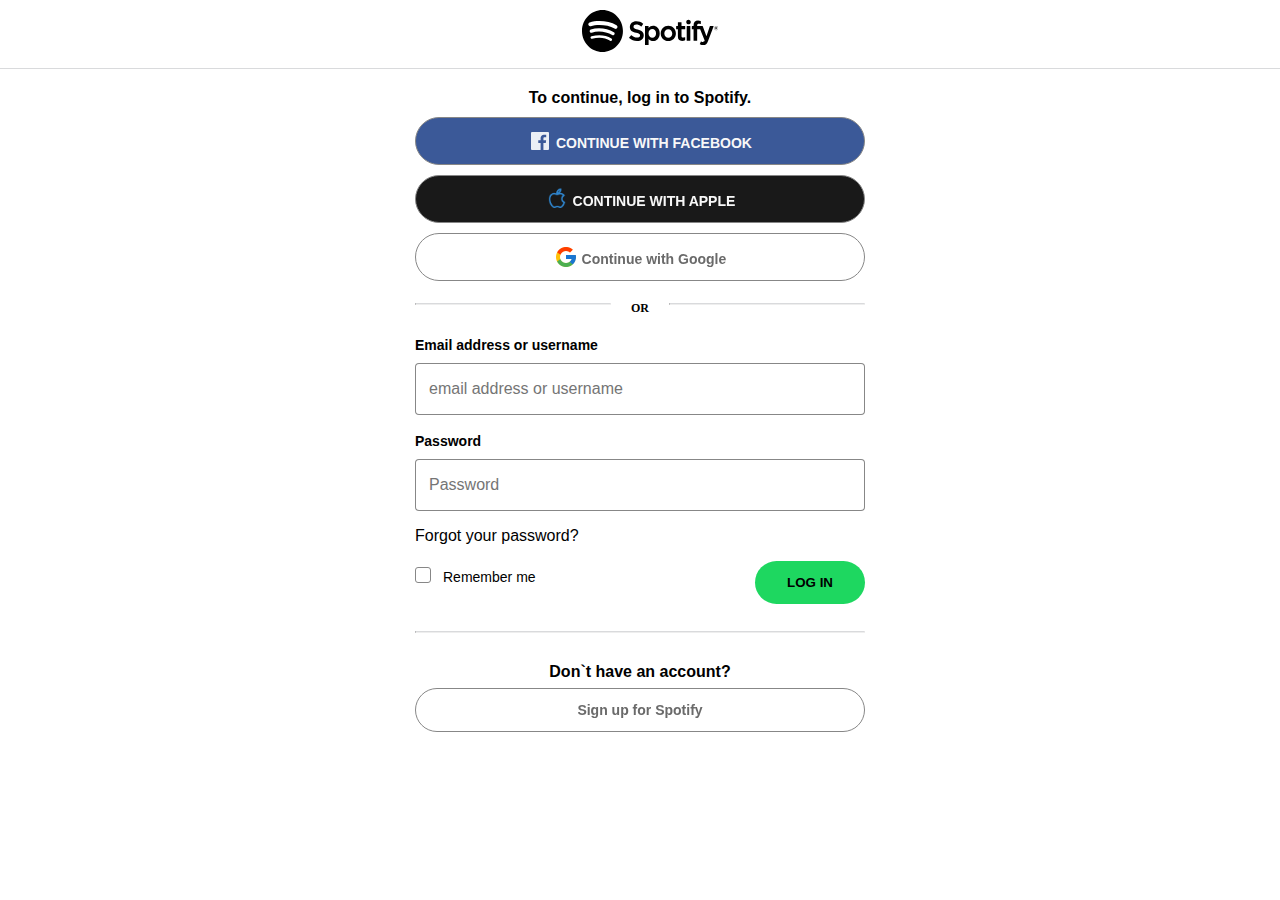
<file: log.html>
<!DOCTYPE html>
<html lang="en">
  <head>
    <meta charset="UTF-8" />
    <meta http-equiv="X-UA-Compatible" content="IE=edge" />
    <meta name="viewport" content="width=device-width, initial-scale=1.0" />
    <title>Log In</title>
    <link
      rel="icon"
      href="https://accounts.scdn.co/sso/images/favicon.ace4d8543bbb017893402a1e9d1ac1fa.ico"
    />
    <link rel="stylesheet" href="./log.css" />
  </head>
  <body>
    <div id="log">
      <div class="container">
        <div class="nav">
          <div class="spotify">
            <svg role="img" viewBox="0 0 78 24" height="100%" class="logo">
              <path
                d="M18.616 10.639c-3.77-2.297-9.99-2.509-13.59-1.388a1.077 1.077 0 0 1-1.164-.363 1.14 1.14 0 0 1-.119-1.237c.136-.262.37-.46.648-.548 4.132-1.287 
            11-1.038 15.342 1.605a1.138 1.138 0 0 1 .099 1.863 1.081 1.081 0 0 1-.813.213c-.142-.02-.28-.07-.403-.145Zm-.124 3.402a.915.915 0 0 1-.563.42.894.894 
            0 0 1-.69-.112c-3.144-1.983-7.937-2.557-11.657-1.398a.898.898 0 0 1-.971-.303.952.952 0 0 1-.098-1.03.929.929 0 0 1 .54-.458c4.248-1.323 9.53-.682 13.14 
            1.595a.95.95 0 0 1 .3 1.286Zm-1.43 3.267a.73.73 0 0 1-.45.338.712.712 0 0 1-.553-.089c-2.748-1.722-6.204-2.111-10.276-1.156a.718.718 0 0 1-.758-.298.745.745 
            0 0 1-.115-.265.757.757 0 0 1 .092-.563.737.737 0 0 1 .457-.333c4.455-1.045 8.277-.595 11.361 1.338a.762.762 0 0 1 .241 1.028ZM11.696 0C5.237 0 0 5.373 0 12c0 
            6.628 5.236 12 11.697 12 6.46 0 11.698-5.372 11.698-12 0-6.627-5.238-12-11.699-12h.001Zm20.126 11.078c-2.019-.494-2.379-.84-2.379-1.57 0-.688.633-1.151 1.572-1.151.91 
            0 1.814.352 2.76 1.076a.131.131 0 0 0 .187-.03l.987-1.426a.139.139 0 0 0-.025-.185c-1.127-.928-2.396-1.378-3.88-1.378-2.18 0-3.703 1.342-3.703 3.263 0 2.06 1.315 2.788 3.585 3.352 1.932.457 2.258.84 2.258 1.524 0 .757-.659 1.229-1.72 1.229-1.18 0-2.141-.408-3.216-1.364a.13.13 0 0 0-.188.016l-1.106 1.35a.137.137 0 0 0 .013.188c1.252 1.147 2.79 1.752 4.451 1.752 2.35 0 3.869-1.317 3.869-3.356 0-1.723-1.003-2.676-3.465-3.29Zm10.487 2.31c0 1.454-.874 2.47-2.125 2.47-1.235 0-2.169-1.061-2.169-2.47 0-1.41.933-2.47 2.17-2.47 1.23 0 2.124 1.038 2.124 2.47Zm-1.706-4.354c-1.018 0-1.854.412-2.543 1.256v-.95a.136.136 0 0 0-.038-.095.132.132 0 0 0-.093-.04h-1.81a.131.131 0 0 0-.093.04.136.136 0 0 0-.039.096v10.546c0 .076.06.137.133.137h1.809a.132.132 0 0 0 .093-.041.136.136 0 0 0 .038-.096v-3.329c.69.794 1.525 1.18 2.543 1.18 1.893 0 3.808-1.494 3.808-4.35 0-2.858-1.915-4.354-3.808-4.354Zm8.72 6.839c-1.297 0-2.274-1.068-2.274-2.486 0-1.422.943-2.455 2.244-2.455 1.305 0 2.288 1.069 2.288 2.487 0 1.422-.949 2.454-2.258 2.454Zm0-6.838c-2.438 0-4.347 1.926-4.347 4.383 0 2.432 1.896 4.338 4.317 4.338 2.445 0 4.36-1.92 4.36-4.369 0-2.44-1.901-4.353-4.33-4.353Zm9.535.17h-1.99V7.117a.136.136 0 0 0-.08-.126.13.13 0 0 0-.052-.01h-1.809a.133.133 0 0 0-.093.04.136.136 0 0 0-.038.095v2.087h-.87a.131.131 0 0 0-.122.085.139.139 0 0 0-.01.052v1.595c0 .074.06.135.132.135h.87v4.126c0 1.667.809 2.513 2.404 2.513.648 0 1.186-.138 1.694-.434a.135.135 0 0 0 .067-.117V15.64a.137.137 0 0 0-.063-.115.13.13 0 0 0-.129-.006c-.349.18-.685.263-1.061.263-.58 0-.84-.271-.84-.876V11.07h1.99a.13.13 0 0 0 .094-.04.136.136 0 0 0 .039-.096V9.339a.137.137 0 0 0-.039-.096.132.132 0 0 0-.094-.04v.001Zm6.934.007v-.255c0-.755.281-1.092.914-1.092.376 0 .68.077 1.019.194a.13.13 0 0 0 .118-.02.135.135 0 0 0 .056-.11V6.365a.137.137 0 0 0-.026-.081.133.133 0 0 0-.068-.05 4.852 4.852 0 0 0-1.502-.22c-1.67 0-2.554.965-2.554 2.788v.393h-.87a.132.132 0 0 0-.093.04.136.136 0 0 0-.038.096v1.603c0 .075.059.136.132.136h.87v6.364c0 .075.058.135.131.135h1.809c.072 0 .131-.06.131-.135V11.07h1.69l2.586 6.362c-.294.669-.583.802-.977.802-.319 0-.654-.098-.998-.29a.133.133 0 0 0-.105-.01.135.135 0 0 0-.078.072l-.612 1.38a.137.137 0 0 0 .056.175 3.733 3.733 0 0 0 1.932.508c1.334 0 2.073-.638 2.724-2.355l3.137-8.317a.14.14 0 0 0-.014-.126.131.131 0 0 0-.108-.06h-1.883a.132.132 0 0 0-.126.092l-1.928 5.651L69.006 9.3a.133.133 0 0 0-.124-.088h-3.09v.001Zm-4.02-.008h-1.809a.132.132 0 0 0-.093.041.136.136 0 0 0-.038.096v8.094c0 .075.06.135.132.135h1.809c.072 0 .131-.06.131-.135V9.34a.136.136 0 0 0-.038-.096.133.133 0 0 0-.094-.04Zm-.896-3.685a1.295 1.295 0 0 0-.919.393c-.243.25-.379.586-.377.937a1.342 1.342 0 0 0 .377.938 1.304 1.304 0 0 0 .92.393c.346-.002.677-.143.92-.393s.379-.587.377-.938c0-.735-.581-1.33-1.296-1.33h-.002Zm15.918 4.49h-.331v.434h.331c.165 0 .264-.083.264-.216 0-.142-.099-.217-.264-.217Zm.215.619.36.517h-.304l-.323-.474h-.279v.474h-.254v-1.37h.595c.31 0 .515.163.515.436a.412.412 0 0 1-.31.417Zm-.282-1.31c-.652 0-1.146.532-1.146 1.183 0 .65.49 1.175 1.139 1.175.652 0 1.147-.532 1.147-1.183 0-.65-.492-1.174-1.14-1.174Zm-.007 2.488a1.259 1.259 0 0 1-.904-.384 1.296 1.296 0 0 1-.368-.92c0-.717.563-1.314 1.279-1.314a1.259 1.259 0 0 1 .903.384 1.295 1.295 0 0 1 .369.921c0 .717-.563 1.314-1.279 1.314Z"
              ></path>
            </svg>
          </div>
        </div>
        <div class="main">
          <div class="middle">
            <div class="log-container">
              <p class="log-text" id="log-text">
                To continue, log in to Spotify.
              </p>
              <button
                class="btn"
                id="firstButton"
                onclick="window.location.href='https://www.facebook.com/'"
              >
                <p class="p-text">
                  <svg
                    role="img"
                    focusable="false"
                    height="24"
                    width="24"
                    viewBox="0 0 24 24"
                    class="Svg-ytk21e-0 dMCjEC sc-bkkeKt facebook-logo img"
                  >
                    <path
                      data-name="White"
                      d="M20 3H4a1 1 0 00-1 1v16a1 1 0 001 1h8.62v-7h-2.35v-2.69h2.35v-2a3.27 3.27 0 013.49-3.59 19.25 19.25 0 012.1.11v2.43h-1.44c-1.13 0-1.35.54-1.35 1.32v1.73h2.69L17.76 14h-2.34v7H20a1 1 0 001-1V4a1 1 0 00-1-1z"
                      fill="#181818"
                    ></path>
                  </svg>
                  Continue with Facebook
                </p>
              </button>
              <button
                class="btn"
                id="secondBtn"
                onclick="window.location.href='https://appleid.apple.com/sign-in'"
              >
                <p class="p-text">
                  <img
                    src="./assets/icons8-apple-logo-32.png"
                    height="24"
                    width="24"
                    class="img apple"
                    alt=""
                  />
                  Continue with Apple
                </p>
              </button>
              <button
                class="btn"
                id="thirdBtn"
                onclick="window.location.href='https://accounts.google.com/ServiceLogin'"
              >
                <p class="p-text" id="google">
                  <img
                    src="./assets/icons8-google-48.png"
                    height="24"
                    width="24"
                    class="img"
                    alt=""
                  />
                  Continue with Google
                </p>
              </button>
              <div class="line">
                <hr class="horizontal" />
                <span class="span-text">Or</span>
                <hr class="horizontal" />
              </div>
              <div class="log-form">
                <div class="email-form">
                  <div class="label-group" id="label">
                    <label for="login-username" class="label"
                      >Email address or username</label
                    >
                  </div>
                  <input
                    type="text"
                    id="login-username"
                    name="username"
                    placeholder="email address or username"
                    class="log-input"
                  />
                </div>
                <div class="email-form">
                  <div class="label-group" id="label">
                    <label for="login-password" class="label">Password</label>
                  </div>
                  <input
                    type="password"
                    id="login-password"
                    name="passsword"
                    placeholder="Password"
                    class="log-input"
                  />
                </div>
                <a
                  href="https://accounts.spotify.com/en/password-reset"
                  id="reset-password-link"
                  class="link"
                  >Forgot your password?</a
                >
                <div class="one">
                  <div class="two">
                    <div class="three">
                      <input
                        type="checkbox"
                        id="log-remember"
                        class="remember"
                        placeholder="#"
                      />
                      <label for="log-remember" class="label-remember">
                        <span class="tick"></span>
                        <span class="label-text"
                          ><p class="me">Remember me</p></span
                        ></label
                      >
                    </div>
                  </div>
                  <div class="log-btn">
                    <button
                      class="enter"
                      type="submit"
                      id="loginCont"
                      onclick="validate()"
                    >
                      <div class="textBtn">
                        <p class="type">LOG IN</p>
                      </div>
                      <div class="buttonFocus"></div>
                    </button>
                  </div>
                </div>
              </div>
              <hr class="secondLine" />
              <div class="footer">
                <p class="log-text">Don`t have an account?</p>
                <button
                  id="sign-link"
                  class="btn"
                  onclick="window.location.href='https://www.spotify.com/de/signup'"
                >
                  <p class="p-text" id="google">Sign up for Spotify</p>
                </button>
              </div>
            </div>
          </div>
        </div>
      </div>
    </div>
    <script src="./log.js"></script>
  </body>
</html>
</file>
<file: log.css>
body {
  margin: 0;
  display: block;
}

div {
  display: block;
}

.container {
  display: flex;
  flex-direction: column;
  height: 100vh;
  overflow-x: hidden;
}

.nav {
  border-bottom: 1px solid rgb(217, 218, 220);
  padding: 10px;
  margin-bottom: 10px;
  text-align: center;
  width: 100%;
}

.spotify {
  height: 42px;
  padding: 0px 0px 6px;
}

.main {
  flex: 3 1 0%;
  display: flex;
  -webkit-box-pack: center;
  justify-content: center;
  padding: 10px;
}

.middle {
  max-width: 450px;
  width: 100%;
}

.log-container {
  display: flex;
  flex-direction: column;
  row-gap: 10px;
}
#log-text {
  font-weight: 700;
}
.log-text {
  text-align: center;
  box-sizing: border-box;
  font-family: spotify-circular, Helvetica, Arial, sans-serif;
  --webkit-tap-highlight-color: transparent;
  margin-top: 0px;
  margin-bottom: 0px;
  color: inherit;
  font-weight: 900;
}

.btn {
  display: inline-flex;
  justify-content: center;
  box-sizing: border-box;
  border-radius: 50px;
  touch-action: manipulation;
  transition-duration: 33ms;
  transition-property: background-color, border-color, color, box-shadow, filter,
    transform;
  transform: translate3d(0px, 0px, 0px);
  padding: 11px 30px;
  position: relative;
  border: 1px solid var(--essential-subdued, #878787);
  width: 100%;
  cursor: pointer;
  background-color: transparent;
}
.btn:hover {
  border-color: var(--essential-base, #000000);
}
.img {
  vertical-align: bottom;
}

#firstButton {
  color: rgb(248, 248, 248);
  background-color: rgb(59, 89, 152);
  text-transform: uppercase;
}

.p-text {
  box-sizing: border-box;
  font-family: spotify-circular, Helvetica, Arial, sans-serif;
  --webkit-tap-highlight-color: transparent;
  margin-top: 0px;
  margin-bottom: 0px;
  font-size: 0.875rem;
  line-height: 1.25rem;

  font-weight: 700;
}

#google {
  color: var(--text-subdued, #6a6a6a);
}

.facebook-logo {
  stroke-width: 1pt;
  color: rgba(255, 255, 255, 0.9);
}

.dMCjEC [fill="#181818"] {
  fill: currentcolor;
}

#secondBtn {
  color: rgb(248, 248, 248);
  background-color: rgba(0, 0, 0, 0.9);
  text-transform: uppercase;
}

.btn::after {
  display: block;
  position: absolute;
  pointer-events: none;
  transition: border-color 200ms ease-in 0s;
  box-sizing: border-box;
  width: calc(100% + 12px);
  height: calc(100% + 12px);
  top: -6px;
  left: -6px;
  background: transparent;
  border-radius: 500px;
  border: 3px solid transparent;
  content: "";
}

.line {
  display: flex;
  flex-direction: row;
}

.horizontal {
  margin: 12px 0px 20px;
  flex: 1 1 0%;
  border-top: 1px solid rgb(217, 218, 220);
}

.span-text {
  flex: 0.3 1 0%;
  align-self: center;
  text-align: center;
  line-height: 1px;
  font-weight: 700;
  font-size: 12px;
  background: rgb(255, 255, 255);
  text-transform: uppercase;
}

.log-form {
  display: block;
}

.email-form {
  box-sizing: border-box;
  font-family: spotify-circular, Helvetica, Arial, sans-serif;
  --webkit-tap-highlight-color: transparent;
  padding-bottom: 16px;
}

.label-group {
  box-sizing: border-box;
  font-family: spotify-circular, Helvetica, Arial, sans-serif;
  --webkit-tap-highlight-color: transparent;
  -webkit-box-align: center;
  font-size: 0.875rem;
  line-height: 1.25rem;
  text-transform: none;
  letter-spacing: normal;
  align-items: center;
  display: flex;
  font-weight: 700;
  width: 100%;
  padding-bottom: 8px;
}

.label {
  color: var(--text-base, #000000);
  cursor: default;
}

.log-input {
  appearance: none;
  background-image: none;
  border: 0px;
  display: block;
  font-size: 1rem;
  font-size: 1rem;
  line-height: 1.5rem;
  text-transform: none;
  letter-spacing: normal;
  width: 100%;
  box-sizing: border-box;
  font-family: spotify-circular, Helvetica, Arial, sans-serif;
  --webkit-tap-highlight-color: transparent;
  margin-top: 0px;
  margin-bottom: 0px;
  border-radius: 4px;
  padding: 14px;
  background-color: var(--background-base, #ffffff);
  box-shadow: inset 0 0 0 1px var(--essential-subdued, #878787);
  color: var(--text-base, #000000);
}
input[type="password" i] {
  --webkit-text-security: disc !important;
}
.link {
  box-sizing: border-box;
  font-family: spotify-circular, Helvetica, Arial, sans-serif;
  --webkit-tap-highlight-color: transparent;
  color: inherit;
  -webkit-box-align: center;
  align-items: center;
  text-decoration: none;
}
.link:hover {
  text-decoration: underline;
  font-weight: bold;
  cursor: pointer;
}
.one {
  margin-top: 16px;
  display: flex;
  justify-content: space-between;
}

.two {
  box-sizing: border-box;
  font-family: spotify-circular, Helvetica, Arial, sans-serif;
  --webkit-tap-highlight-color: transparent;
  padding-bottom: 16px;
}

.three {
  box-sizing: border-box;
  font-family: spotify-circular, Helvetica, Arial, sans-serif;
  --webkit-tap-highlight-color: transparent;
  -webkit-box-align: center;
  align-items: center;
  display: flex;
  padding-bottom: 4px;
  padding-top: 4px;
  position: relative;
  min-height: 32px;
}

.remember {
  border: 0px;
  clip: rect(0px, 0px, 0px, 0px);
  height: 1px;
  margin: -1px;
  overflow: hidden;
  padding: 0px;
  position: absolute;
  width: 1px;
}

.label-remember {
  display: flex;
  position: relative;
  cursor: default;
}

input:not(:checked) + label .tick {
  border: 1px solid var(--essential-subdued, #878787);
}

input:checked + label .tick {
  background-color: var(--essential-bright-accent, #169b45);
  border-width: 0px;
}
input:checked + label .tick::before {
  box-sizing: border-box;
  background-color: unset;
  border-bottom-width: 2px;
  border-bottom-style: solid;
  border-left-width: 2px;
  border-left-style: solid;
  border-color: var(--background-base, #ffffff);
  display: block;
  content: "";
  height: 5px;
  width: 9px;
  position: absolute;
  top: 46%;
  left: 50%;
  transform: translate3d(-50%, -50%, 0px) rotate(-48deg);
}
input:checked + label .tick::after {
  display: block;
  position: absolute;
  pointer-events: none;
  transition: border-color 200ms ease-in 0s;
  box-sizing: border-box;
  width: calc(100% + 12px);
  height: calc(100% + 12px);
  top: -6px;
  left: -6px;
  background: transparent;
  border-radius: 6px;
  border: 3px solid transparent;
  content: "";
}
.tick {
  box-sizing: border-box;
  font-family: spotify-circular, Helvetica, Arial, sans-serif;
  --webkit-tap-highlight-color: transparent;
  background: transparent;
  border-radius: 3px;
  display: inline-block;
  height: 16px;
  --user-select: none;
  width: 16px;
  flex-shrink: 0;
  align-self: flex-start;
  top: 0px;
  position: relative;
}

.label-text {
  position: relative;
  color: var(--text-base, #000000);
  top: 0px;
  font-weight: 400;
  padding-left: 12px;
  padding-right: 24px;
}

.me {
  display: inline;
  box-sizing: border-box;
  font-family: spotify-circular, Helvetica, Arial, sans-serif;
  --webkit-tap-highlight-color: transparent;
  margin-top: 0px;
  margin-bottom: 0px;
  font-size: 0.875rem;
  line-height: 1.25rem;
  font-weight: 400;
  color: inherit;
}

.enter {
  box-sizing: border-box;
  font-family: spotify-circular, Helvetica, Arial, sans-serif;
  --webkit-tap-highlight-color: transparent;
  font-weight: 700;
  background-color: transparent;
  border: 0px;
  border-radius: 500px;
  display: inline-block;
  position: relative;
  text-align: center;
  text-decoration: none;
  touch-action: manipulation;
  transition-duration: 33ms;
  transition-property: background-color, border-color, color, box-shadow, filter,
    transform;
  --user-select: none;
  vertical-align: middle;
  transform: translate3d(0px, 0px, 0px);
  padding: 0px;
  align-self: center;
}

.textBtn {
  position: relative;
  background-color: var(--background-base, #1ed760);
  color: var(--text-base, #000000);
  border-radius: 50px;
  font-size: inherit;
  padding: 14px 32px;
}
.textBtn:hover {
  font-size: 110%;
  cursor: pointer;
}
.type {
  box-sizing: border-box;
  font-family: spotify-circular, Helvetica, Arial, sans-serif;
  --webkit-tap-highlight-color: transparent;
  margin-top: 0px;
  margin-bottom: 0px;
  color: inherit;
  font-weight: 700;
}

.buttonFocus {
  display: block;
  position: absolute;
  pointer-events: none;
  transition: border-color 200ms ease-in 0s;
  box-sizing: border-box;
  width: calc(100% + 12px);
  height: calc(100% + 12px);
  top: -6px;
  left: -6px;
  background: transparent;
  border-radius: 500px;
  border: 3px solid transparent;
}

.secondLine {
  margin: 12px 0px 20px;
  flex: 1 1 0%;
  border-top: 1px solid rgb(217, 218, 220);
}

#sign-link {
  margin-top: 0.5em;
}

.error,
.valid {
  display: none;
}
</file>
